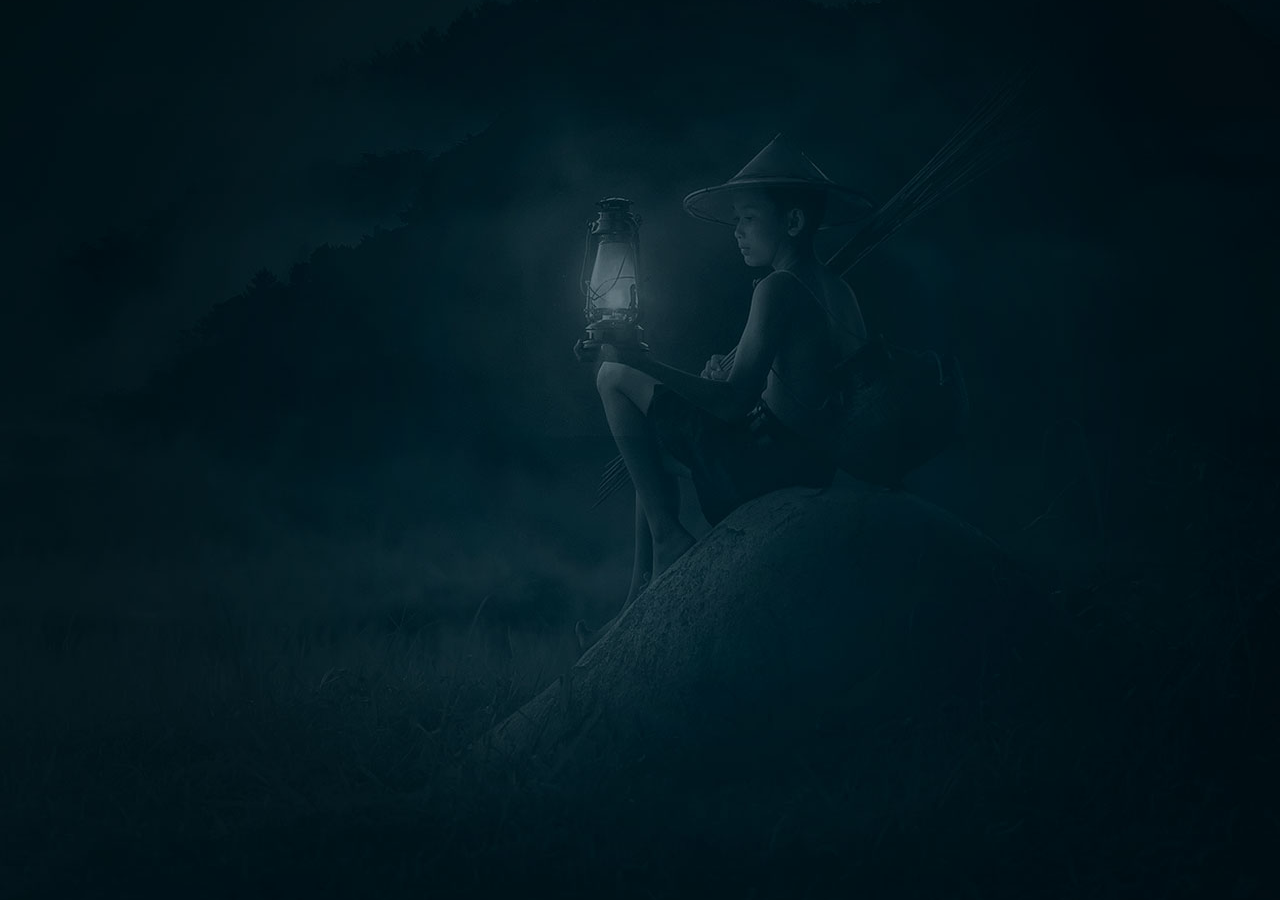
<file: index.html>
<!DOCTYPE html>
<html lang="ru">
    <head>
        <meta charset="UTF-8">
        <title>Welcome</title>
        <link rel="stylesheet" href="main.css">
    </head>
    <body>
        <div class="welcome">
            <div class="welcome__container">
                <a href="#" class="welcome__link">
                    <img src="images/welcome-logo.png" alt="Логотип" class="welcome__img">
                </a>
                <div class="welcome__description">
                    Открой для себя Азию
                </div>
                <div class="welcome__button">
                    <a href="main.html" class="welcome__button">
                        <button class="button">
                            Войти
                        </button>
                    </a>
                </div>
            </div>
        </div>
    </body>
</html>
</file>
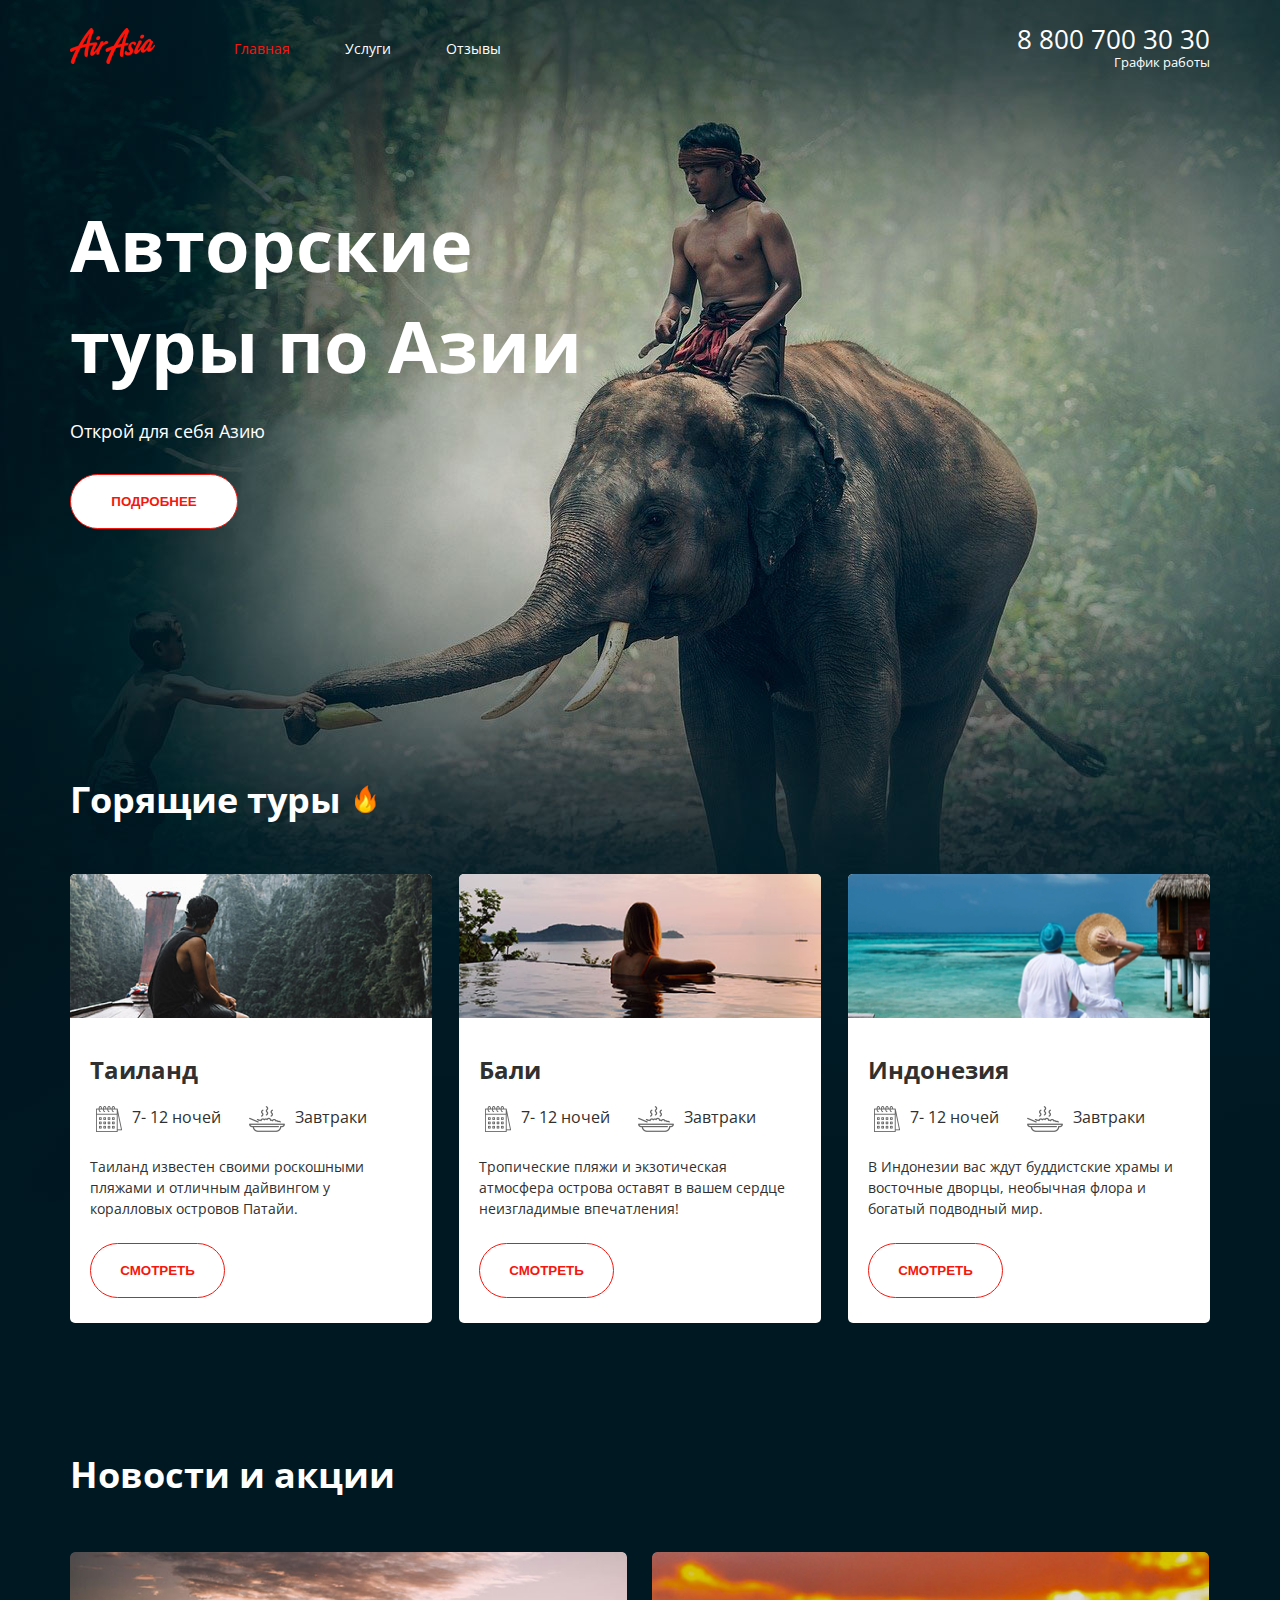
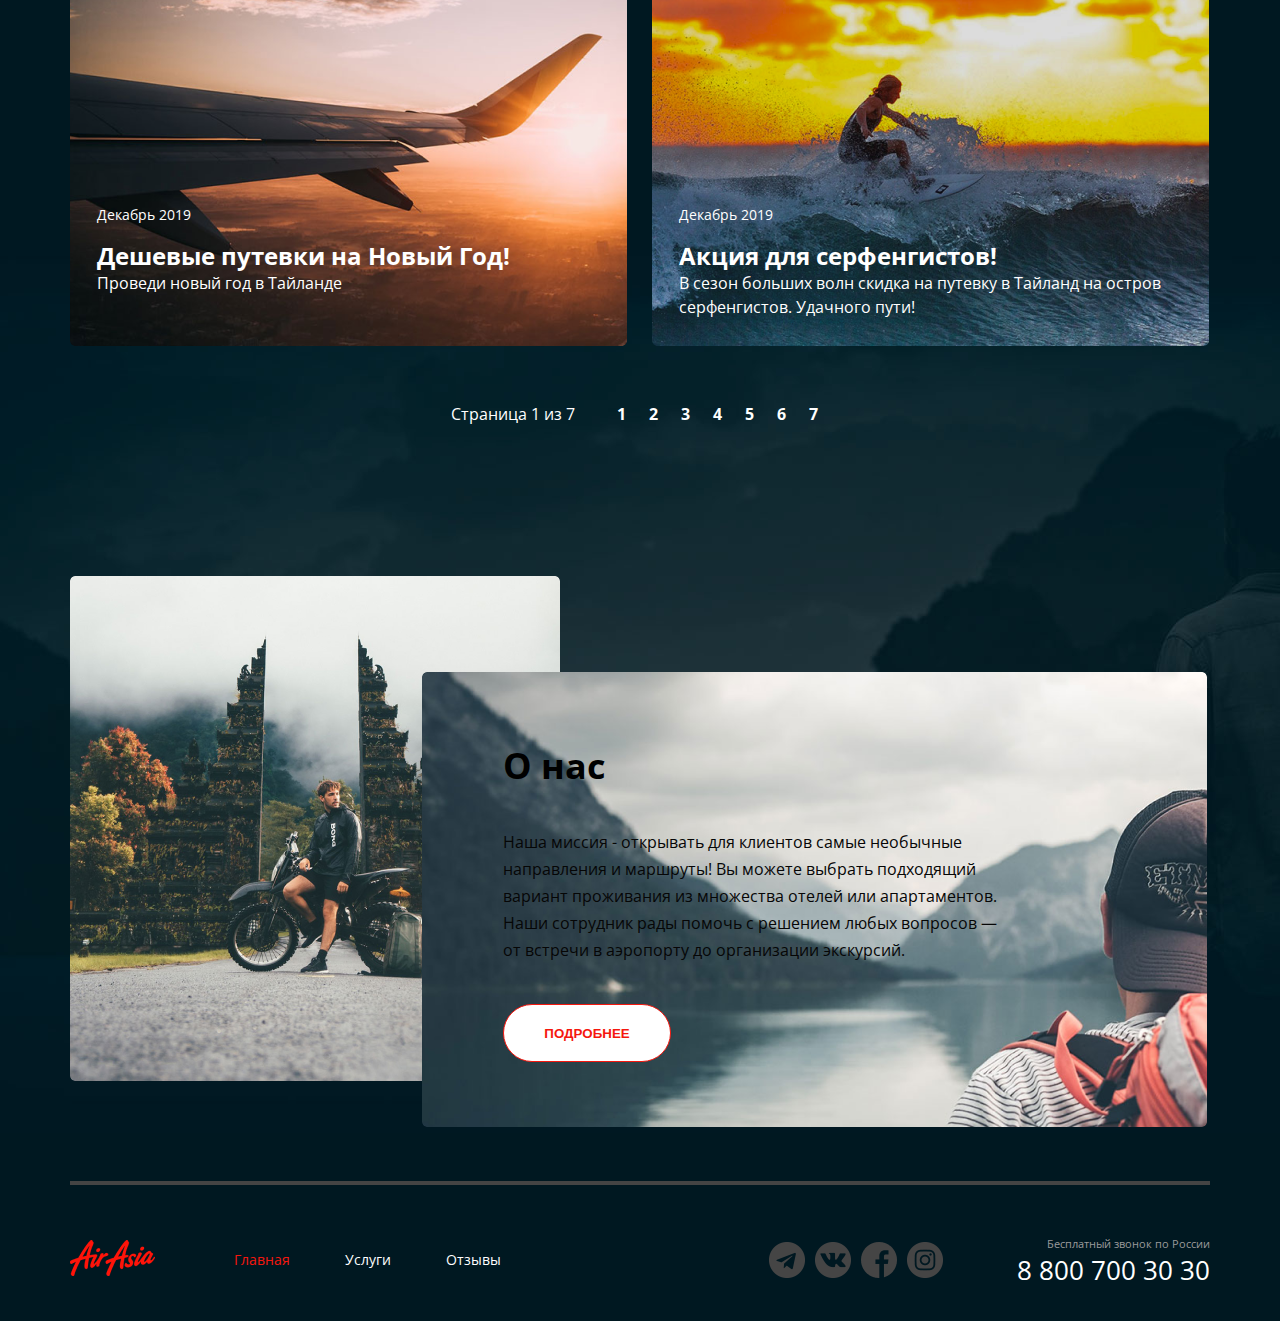
<file: main.html>
<!DOCTYPE html>
<html lang="ru">
    <head>
        <meta charset="UTF-8">
        <title>Air Asia</title>
        <link rel="stylesheet" href="main.css">
    </head>
    <body id="main-page">
        <div class="wrapper wrapper--main-page">
            <div class="container">
                <header class="header">
                    <div class="header__col">
                        <div class="logo">
                            <a href="index.html" class="logo__link">
                                <img src="images/logo.png" alt="Логотип" class="logo__img">
                            </a>
                        </div>
                        <nav class="menu">
                            <ul class="menu__list">
                                <li class="menu__item menu__item--active">
                                    <a href="main.html" class="menu__link">Главная</a>
                                </li>
                                <li class="menu__item">
                                    <a href="services.html" class="menu__link">Услуги</a>
                                </li>
                                <li class="menu__item">
                                    <a href="review.html" class="menu__link">Отзывы</a>
                                </li>
                            </ul>
                        </nav>
                    </div>
                    <div class="header__col header__col--align--right">
                        <address class="contacts">
                            <a href="tel:+78007003030" class="contacts__phone">
                                8 800 700 30 30
                            </a>
                            <div class="contacts__schedule">
                                <a href="#" class="contacts__schedule-text">
                                    График работы
                                </a>
                                <div class="contacts__dropdown">
                                    <p class="contacts__dropdown-days">
                                        пн-вс: 09:00 - 20:00
                                    </p>
                                    <p class="contacts__dropdown-dinner">
                                        Обед: 14:00-14:30
                                    </p>
                                </div>
                            </div>
                        </address>
                    </div>
                </header>
                <main class="main">
                    <div class="preview">
                        <h1 class="preview__title">
                            Авторские туры по Азии
                        </h1>
                        <div class="preview__text">
                            Открой для себя Азию
                        </div>
                        <div class="preview__button">
                            <button class="button">Подробнее</button>
                        </div>
                    </div>
                    <section class="hotsale">
                        <h2 class="hotsale__title">
                            Горящие туры
                        </h2>
                        <ul class="hotsale__list">
                            <li class="hotsale__item">
                                <img src="images/river.png" alt="Фото из Тайланда" class="hotsale__image">
                                <div class="hotsale__content">
                                    <h3 class="hotsale__subtitle">
                                        Таиланд
                                    </h3>
                                    <div class="hotsale__features">
                                        <div class="hotsale__features-item">
                                            <img src="images/calendar.png" alt="Иконка календарь" class="hotsale__features-icon">
                                            <div class="hotsale__features-text">
                                                7- 12 ночей
                                            </div>
                                        </div>
                                        <div class="hotsale__features-item">
                                            <img src="images/meal.png" alt="Иконка еда" class="hotsale__features-icon">
                                            <div class="hotsale__features-text ">
                                                Завтраки
                                            </div>
                                        </div>
                                    </div>
                                    <p class="hotsale__description">
                                        Таиланд известен своими роскошными пляжами и отличным дайвингом у коралловых островов Патайи.
                                    </p>
                                    <div class="hotsale__button">
                                        <button class="button">Смотреть</button>
                                    </div>
                                </div>
                            </li>
                            <li class="hotsale__item">
                                <img src="images/pool.png" alt="Фото с Бали" class="hotsale__image">
                                <div class="hotsale__content">
                                    <h3 class="hotsale__subtitle">
                                        Бали
                                    </h3>
                                    <div class="hotsale__features">
                                        <div class="hotsale__features-item">
                                            <img src="images/calendar.png" alt="Иконка календарь" class="hotsale__features-icon">
                                            <div class="hotsale__features-text">
                                                7- 12 ночей
                                            </div>
                                        </div>
                                        <div class="hotsale__features-item">
                                            <img src="images/meal.png" alt="Иконка еда" class="hotsale__features-icon">
                                            <div class="hotsale__features-text ">
                                                Завтраки
                                            </div>
                                        </div>
                                    </div>
                                    <p class="hotsale__description">
                                        Тропические пляжи и экзотическая атмосфера острова оставят в вашем сердце неизгладимые впечатления!
                                    </p>
                                    <div class="hotsale__button">
                                        <button class="button">Смотреть</button>
                                    </div>
                                </div>
                            </li>
                            <li class="hotsale__item">
                                <img src="images/ocean.png" alt="Фото из Индонезии" class="hotsale__image">
                                <div class="hotsale__content">
                                    <h3 class="hotsale__subtitle">
                                        Индонезия
                                    </h3>
                                    <div class="hotsale__features">
                                        <div class="hotsale__features-item">
                                            <img src="images/calendar.png" alt="Иконка календарь" class="hotsale__features-icon">
                                            <div class="hotsale__features-text">
                                                7- 12 ночей
                                            </div>
                                        </div>
                                        <div class="hotsale__features-item">
                                            <img src="images/meal.png" alt="Иконка еда" class="hotsale__features-icon">
                                            <div class="hotsale__features-text ">
                                                Завтраки
                                            </div>
                                        </div>
                                    </div>
                                    <p class="hotsale__description">
                                        В Индонезии вас ждут буддистские храмы и восточные дворцы, необычная флора и богатый подводный мир.
                                    </p>
                                    <div class="hotsale__button">
                                        <button class="button">Смотреть</button>
                                    </div>
                                </div>
                            </li>
                        </ul>
                    </section>
                    <div class="news">
                        <h2 class="news__title">
                            Новости и акции
                        </h2>
                        <ul class="news__list">
                            <li class="news__item news__item--plain">
                                <div class="news__content">
                                    <div class="news__date">
                                        <span class="news__date-month">Декабрь</span>
                                        <span class="news__date-year">2019</span>
                                    </div>
                                    <h3 class="news__subtitle">
                                        Дешевые путевки на Новый Год!  
                                    </h3>
                                    <div class="news__info">
                                        Проведи новый год в Тайланде
                                    </div>
                                </div>
                            </li>
                            <li class="news__item news__item--surfer">
                                <div class="news__content">
                                    <div class="news__date">
                                        <span class="news__date-month">Декабрь</span>
                                        <span class="news__date-year">2019</span>
                                    </div>
                                    <h3 class="news__subtitle">
                                        Акция для серфенгистов!  
                                    </h3>
                                    <div class="news__info">
                                        В сезон больших волн скидка на путевку в Тайланд на остров серфенгистов. Удачного пути!
                                    </div>
                                </div>
                            </li>
                        </ul>
                        <div class="paginator">
                            <div class="paginator__display">
                                Страница <span class="paginator__display-current">1</span>
                                из <span class="paginator__display-all">7</span>
                            </div>
                            <ul class="paginator__list">
                                <li class="paginator__item">
                                    <a href="#" class="paginator__link">1</a>
                                </li>
                                <li class="paginator__item">
                                    <a href="#" class="paginator__link">2</a>
                                </li>
                                <li class="paginator__item">
                                    <a href="#" class="paginator__link">3</a>
                                </li>
                                <li class="paginator__item">
                                    <a href="#" class="paginator__link">4</a>
                                </li>
                                <li class="paginator__item">
                                    <a href="#" class="paginator__link">5</a>
                                </li>
                                <li class="paginator__item">
                                    <a href="#" class="paginator__link">6</a>
                                </li>
                                <li class="paginator__item">
                                    <a href="#" class="paginator__link">7</a>
                                </li>
                            </ul>
                        </div>
                    </div>
                    <div class="about">
                        <img src="images/gates.png" alt="Фото ворота" class="about__photo">
                        <div class="about__card">
                            <h2 class="about__title">
                                О нас
                            </h2>
                            <div class="about__info">
                                Наша миссия - открывать для клиентов самые необычные направления и маршруты! Вы можете выбрать подходящий вариант проживания из множества отелей или апартаментов. Наши сотрудник рады помочь с решением любых вопросов — от встречи в аэропорту до организации экскурсий.
                            </div>
                            <div class="about__button">
                                <button class="button">Подробнее</button>
                            </div>
                        </div>
                    </div>
                </main>
                <footer class="footer footer--main-page">
                    <div class="footer__col">
                        <div class="logo">
                            <a href="index.html" class="logo__link">
                                <img src="images/logo.png" alt="Логотип" class="logo__img">
                            </a>
                        </div>
                        <nav class="menu">
                            <ul class="menu__list">
                                <li class="menu__item menu__item--active">
                                    <a href="main.html" class="menu__link">Главная</a>
                                </li>
                                <li class="menu__item">
                                    <a href="services.html" class="menu__link">Услуги</a>
                                </li>
                                <li class="menu__item">
                                    <a href="review.html" class="menu__link">Отзывы</a>
                                </li>
                            </ul>
                        </nav>
                    </div>
                    <div class="footer__col footer__col--align--right">
                        <ul class="socials">
                            <li class="socials__item socials__item--telegram">
                                <a href="#" class="socials__link"></a>
                            </li>
                            <li class="socials__item socials__item--vk">
                                <a href="#" class="socials__link"></a>
                            </li>
                            <li class="socials__item socials__item--facebook">
                                <a href="#" class="socials__link"></a>
                            </li>
                            <li class="socials__item socials__item--instagram">
                                <a href="#" class="socials__link"></a>
                            </li>
                        </ul>
                        <address class="contacts">
                            <div class="contacts__text">
                                Бесплатный звонок по России
                            </div>
                            <a href="tel:+78007003030" class="contacts__phone">
                                8 800 700 30 30
                            </a>
                        </address>
                    </div>
                </footer>
            </div>
        </div>
    </body>
</html>
</file>
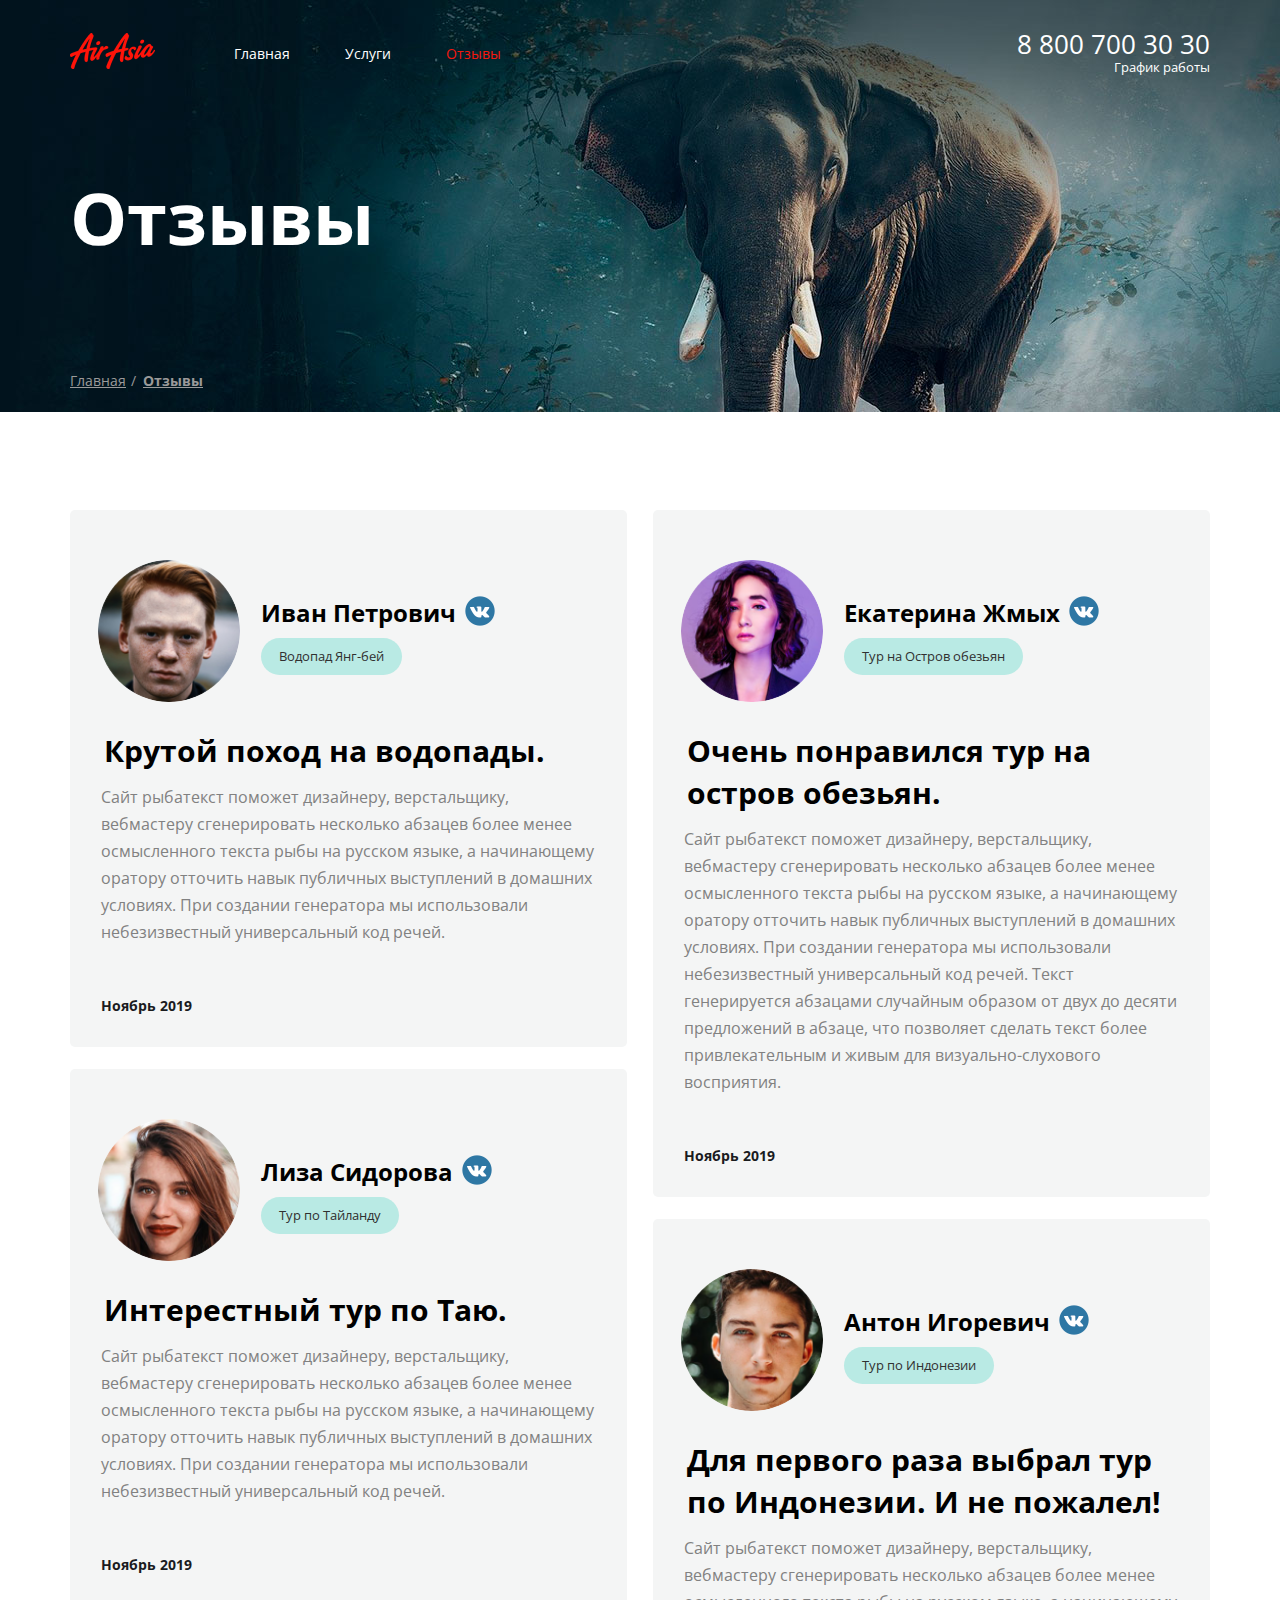
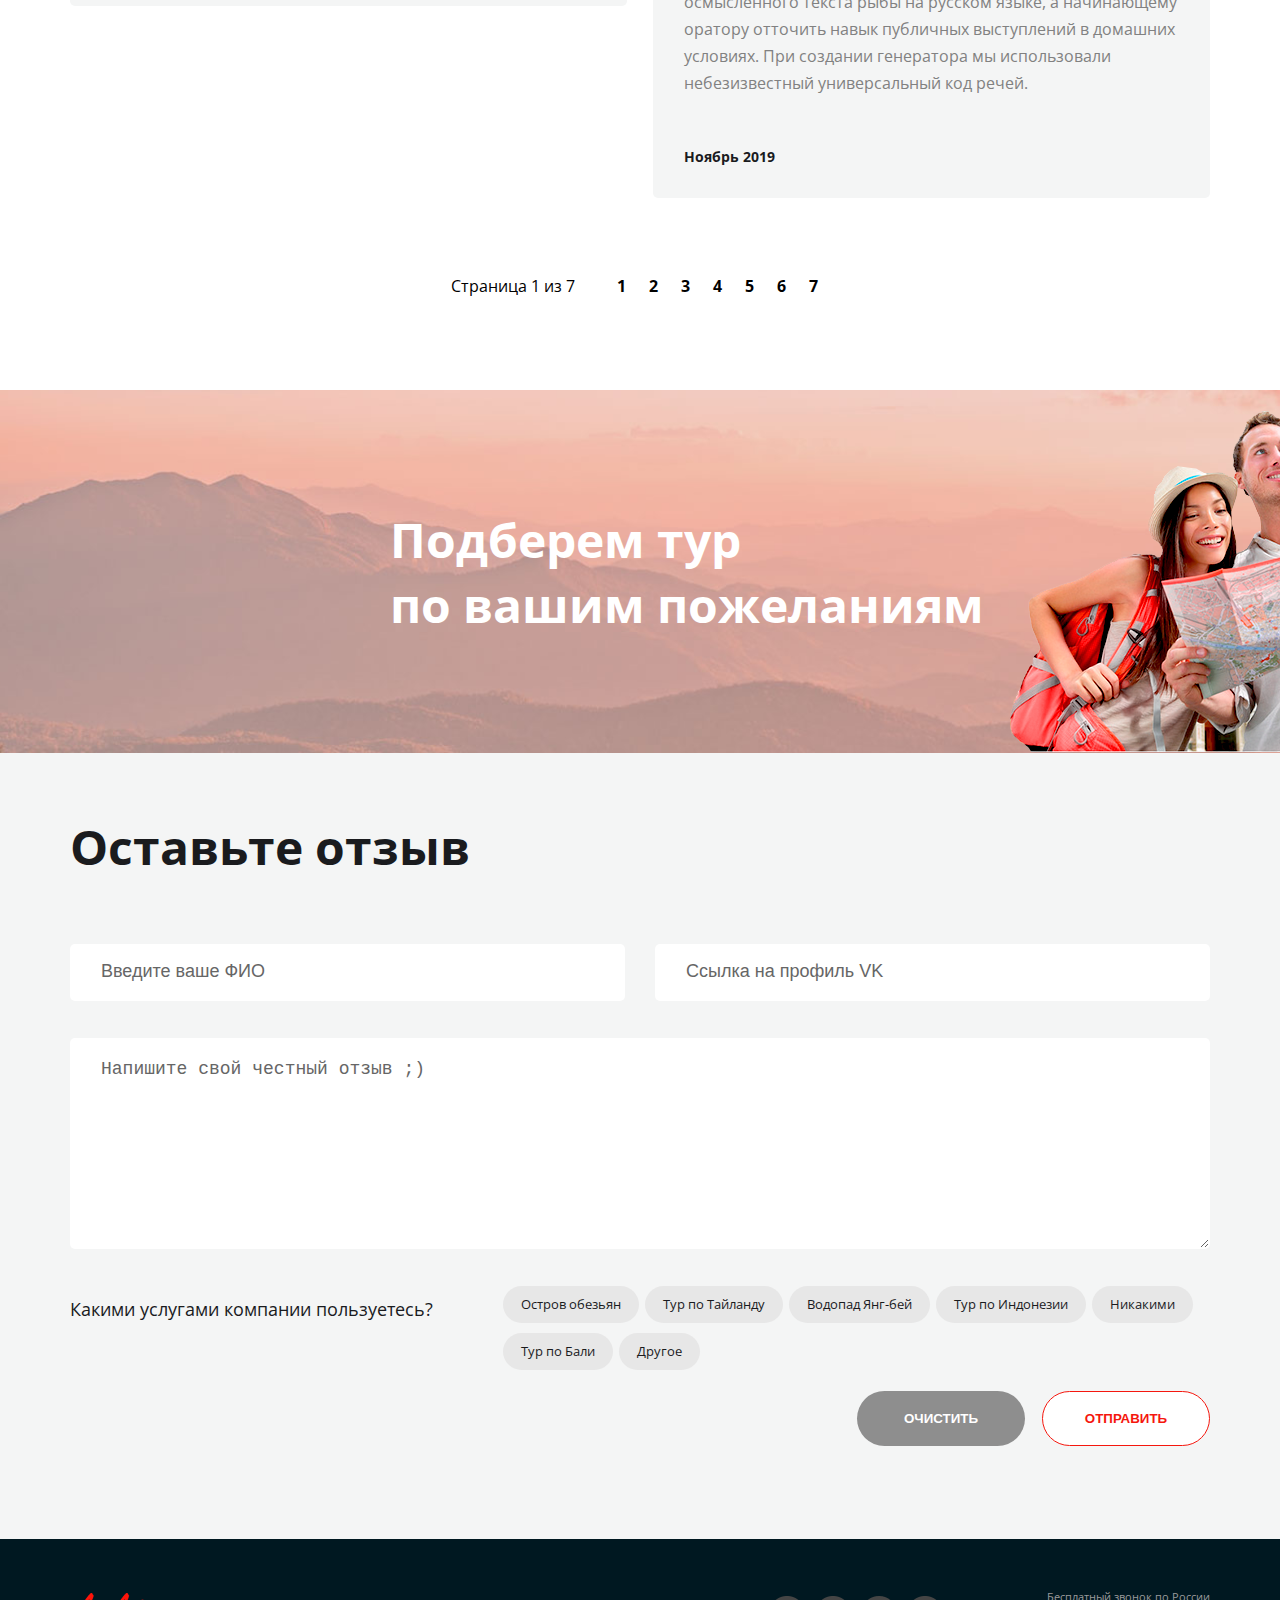
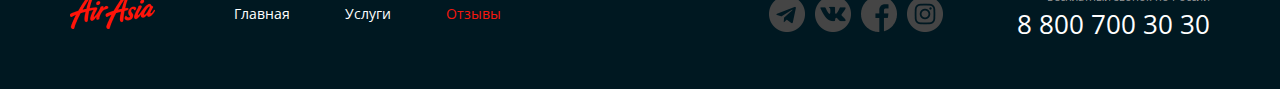
<file: review.html>
<!DOCTYPE html>
<html lang="en">
<head>
    <meta charset="UTF-8">
    <title>Review</title>
    <link rel="stylesheet" href="main.css">
</head>
<body>
    <div class="wrapper">
        <div class="wide-header">
            <div class="container">
                <header class="header header--wide-header">
                    <div class="header__col">
                        <div class="logo">
                            <a href="index.html" class="logo__link">
                                <img src="images/logo.png" alt="Логотип" class="logo__img">
                            </a>
                        </div>
                        <nav class="menu">
                            <ul class="menu__list">
                                <li class="menu__item">
                                    <a href="main.html" class="menu__link">Главная</a>
                                </li>
                                <li class="menu__item">
                                    <a href="services.html" class="menu__link">Услуги</a>
                                </li>
                                <li class="menu__item menu__item--active">
                                    <a href="review.html" class="menu__link">Отзывы</a>
                                </li>
                            </ul>
                        </nav>
                    </div>
                    <div class="header__col header__col--align--right">
                        <address class="contacts">
                            <a href="tel:+78007003030" class="contacts__phone">
                                8 800 700 30 30
                            </a>
                            <div class="contacts__schedule">
                                <a href="#" class="contacts__schedule-text">
                                    График работы
                                </a>
                                <div class="contacts__dropdown">
                                    <p class="contacts__dropdown-days">
                                        пн-вс: 09:00 - 20:00
                                    </p>
                                    <p class="contacts__dropdown-dinner">
                                        Обед: 14:00-14:30
                                    </p>
                                </div>
                            </div>
                        </address>
                    </div>
                </header>
                <h1 class="wide-header__title">Отзывы</h1>
                <nav class="breadcrumbs">
                    <ul class="breadcrumbs__list">
                        <li class="breadcrumbs__item">
                            <a href="main.html" class="breadcrumbs__link">
                                Главная
                            </a>
                        </li>
                        <li class="breadcrumbs__item breadcrumbs__item--active">
                            <a href="review.html" class="breadcrumbs__link">
                                Отзывы
                            </a>
                        </li>
                    </ul>
                </nav>
            </div>
        </div>    
        <main class="review">
            <div class="container">
                <ul class="review__list">
                    <li class="review__item">
                        <div class="review__header">
                            <div class="review__photo">
                                <div class="avatar">
                                    <img src="images/person1.png" alt="Фото" class="avatar__image">
                                </div>
                            </div>
                            <div class="review__userdata">
                                <h3 class="review__username">
                                    <a href="#" class="review__userlink">
                                        Иван Петрович
                                    </a>
                                </h3>
                                <div class="review__tag tag">
                                    Водопад Янг-бей
                                </div>
                            </div>
                        </div> 
                        <div class="review__content">
                            <h2 class="review__title">
                                Крутой поход на водопады.
                            </h2>
                            <div class="review__text">
                                Сайт рыбатекст поможет дизайнеру, верстальщику, вебмастеру сгенерировать несколько абзацев более менее осмысленного текста рыбы на русском языке, а начинающему оратору отточить навык публичных выступлений в домашних условиях. При создании генератора мы использовали небезизвестный универсальный код речей.
                            </div>
                            <time class="review__date">
                                Ноябрь 2019
                            </time>
                        </div>
                    </li>
                    <li class="review__item">
                        <div class="review__header">
                            <div class="review__photo">
                                <div class="avatar">
                                    <img src="images/person2.png" alt="Фото" class="avatar__image">
                                </div>
                            </div>
                            <div class="review__userdata">
                                <h3 class="review__username">
                                    <a href="#" class="review__userlink">
                                        Лиза Сидорова
                                    </a>
                                </h3>
                                <div class="review__tag tag">
                                    Тур по Тайланду
                                </div>
                            </div>
                        </div> 
                        <div class="review__content">
                            <h2 class="review__title">
                                Интерестный тур по Таю.
                            </h2>
                            <div class="review__text">
                                Сайт рыбатекст поможет дизайнеру, верстальщику, вебмастеру сгенерировать несколько абзацев более менее осмысленного текста рыбы на русском языке, а начинающему оратору отточить навык публичных выступлений в домашних условиях. При создании генератора мы использовали небезизвестный универсальный код речей.
                            </div>
                            <time class="review__date">
                                Ноябрь 2019
                            </time>
                        </div>
                    </li>
                    <li class="review__item">
                        <div class="review__header">
                            <div class="review__photo">
                                <div class="avatar">
                                    <img src="images/person3.png" alt="Фото" class="avatar__image">
                                </div>
                            </div>
                            <div class="review__userdata">
                                <h3 class="review__username">
                                    <a href="#" class="review__userlink">
                                        Екатерина Жмых
                                    </a>
                                </h3>
                                <div class="review__tag tag">
                                    Тур на Остров обезьян
                                </div>
                            </div>
                        </div> 
                        <div class="review__content">
                            <h2 class="review__title">
                                Очень понравился тур на остров обезьян.
                            </h2>
                            <div class="review__text">
                                Сайт рыбатекст поможет дизайнеру, верстальщику, вебмастеру сгенерировать несколько абзацев более менее осмысленного текста рыбы на русском языке, а начинающему оратору отточить навык публичных выступлений в домашних условиях. При создании генератора мы использовали небезизвестный универсальный код речей. Текст генерируется абзацами случайным образом от двух до десяти предложений в абзаце, что позволяет сделать текст более привлекательным и живым для визуально-слухового восприятия.
                            </div>
                            <time class="review__date">
                                Ноябрь 2019
                            </time>
                        </div>
                    </li>
                    <li class="review__item">
                        <div class="review__header">
                            <div class="review__photo">
                                <div class="avatar">
                                    <img src="images/person4.png" alt="Фото" class="avatar__image">
                                </div>
                            </div>
                            <div class="review__userdata">
                                <h3 class="review__username">
                                    <a href="#" class="review__userlink">
                                        Антон Игоревич
                                    </a>
                                </h3>
                                <div class="review__tag tag">
                                    Тур по Индонезии
                                </div>
                            </div>
                        </div> 
                        <div class="review__content">
                            <h2 class="review__title">
                                Для первого раза выбрал тур по Индонезии. И не пожалел!
                            </h2>
                            <div class="review__text">
                                Сайт рыбатекст поможет дизайнеру, верстальщику, вебмастеру сгенерировать несколько абзацев более менее осмысленного текста рыбы на русском языке, а начинающему оратору отточить навык публичных выступлений в домашних условиях. При создании генератора мы использовали небезизвестный универсальный код речей.
                            </div>
                            <time class="review__date">
                                Ноябрь 2019
                            </time>
                        </div>
                    </li>
                </ul>
                <div class="paginator paginator--review">
                    <div class="paginator__display">
                        Страница <span class="paginator__display-current">1</span>
                        из <span class="paginator__display-all">7</span>
                    </div>
                    <ul class="paginator__list">
                        <li class="paginator__item paginator__item--trip">
                            <a href="#" class="paginator__link">1</a>
                        </li>
                        <li class="paginator__item paginator__item--trip">
                            <a href="#" class="paginator__link">2</a>
                        </li>
                        <li class="paginator__item paginator__item--trip">
                            <a href="#" class="paginator__link">3</a>
                        </li>
                        <li class="paginator__item paginator__item--trip">
                            <a href="#" class="paginator__link">4</a>
                        </li>
                        <li class="paginator__item paginator__item--trip">
                            <a href="#" class="paginator__link">5</a>
                        </li>
                        <li class="paginator__item paginator__item--trip">
                            <a href="#" class="paginator__link">6</a>
                        </li>
                        <li class="paginator__item paginator__item--trip">
                            <a href="#" class="paginator__link">7</a>
                        </li>
                    </ul>
                </div>
            </div>
        </main>
        <div class="advert">
            <div class="container">
                <h2 class="advert__title">
                    Подберем тур <br>по вашим пожеланиям
                </h2>
            </div>
        </div>
        <div class="form">
            <div class="container">
                <h2 class="form__title">
                    Оставьте отзыв
                </h2>
                <form class="form__fill">
                    <div class="form__row">
                        <input type="text" class="form__input" placeholder="Введите ваше ФИО">
                        <input type="text" class="form__input" placeholder="Ссылка на профиль VK">
                    </div>
                    <div class="form__row">
                        <textarea class="form__input form__input--textarea" placeholder="Напишите свой честный отзыв ;)"></textarea>
                    </div>
                    <div class="form__controls">
                        <div class="form__controls-title">
                            Какими услугами компании пользуетесь?
                        </div>
                        <ul class="form__controls-list">
                            <li class="form__controls-item">
                                <label class="controls__elem">
                                    <input type="checkbox" class="controls__checkbox">
                                    <div class="controls__tag tag">
                                        Остров обезьян
                                    </div>
                                </label>
                            </li>
                            <li class="form__controls-item">
                                <label class="controls__elem">
                                    <input type="checkbox" class="controls__checkbox">
                                    <div class="controls__tag tag">
                                        Тур по Тайланду
                                    </div>
                                </label>
                            </li>
                            <li class="form__controls-item">
                                <label class="controls__elem">
                                    <input type="checkbox" class="controls__checkbox">
                                    <div class="controls__tag tag">
                                        Водопад Янг-бей
                                    </div>
                                </label>
                            </li>
                            <li class="form__controls-item">
                                <label class="controls__elem">
                                    <input type="checkbox" class="controls__checkbox">
                                    <div class="controls__tag tag">
                                        Тур по Индонезии
                                    </div>
                                </label>
                            </li>
                            <li class="form__controls-item">
                                <label class="controls__elem">
                                    <input type="checkbox" class="controls__checkbox">
                                    <div class="controls__tag tag">
                                        Никакими
                                    </div>
                                </label>
                            </li>
                            <li class="form__controls-item">
                                <label class="controls__elem">
                                    <input type="checkbox" class="controls__checkbox">
                                    <div class="controls__tag tag">
                                        Тур по Бали
                                    </div>
                                </label>
                            </li>
                            <li class="form__controls-item">
                                <label class="controls__elem">
                                    <input type="checkbox" class="controls__checkbox">
                                    <div class="controls__tag tag">
                                        Другое
                                    </div>
                                </label>
                            </li>
                        </ul>
                    </div>
                    <div class="form__button">
                        <button type="reset" class="button button--reset">Очистить</button>
                        <button type="submit" class="button button--submit">Отправить</button>
                    </div>
                </form>
            </div>
        </div>
        <footer class="footer footer--review">
            <div class="container container--footer">
                <div class="footer__col">
                    <div class="logo">
                        <a href="index.html" class="logo__link">
                            <img src="images/logo.png" alt="Логотип" class="logo__img">
                        </a>
                    </div>
                    <nav class="menu">
                        <ul class="menu__list">
                            <li class="menu__item">
                                <a href="main.html" class="menu__link">Главная</a>
                            </li>
                            <li class="menu__item">
                                <a href="services.html" class="menu__link">Услуги</a>
                            </li>
                            <li class="menu__item menu__item--active">
                                <a href="review.html" class="menu__link">Отзывы</a>
                            </li>
                        </ul>
                    </nav>
                </div>
                <div class="footer__col footer__col--align--right">
                    <ul class="socials">
                        <li class="socials__item socials__item--telegram">
                            <a href="#" class="socials__link"></a>
                        </li>
                        <li class="socials__item socials__item--vk">
                            <a href="#" class="socials__link"></a>
                        </li>
                        <li class="socials__item socials__item--facebook">
                            <a href="#" class="socials__link"></a>
                        </li>
                        <li class="socials__item socials__item--instagram">
                            <a href="#" class="socials__link"></a>
                        </li>
                    </ul>
                    <address class="contacts">
                        <div class="contacts__text">
                            Бесплатный звонок по России
                        </div>
                        <a href="tel:+78007003030" class="contacts__phone">
                            8 800 700 30 30
                        </a>
                    </address>
                </div>
            </div>
        </footer>
    </div>
</body>
</html>
</file>
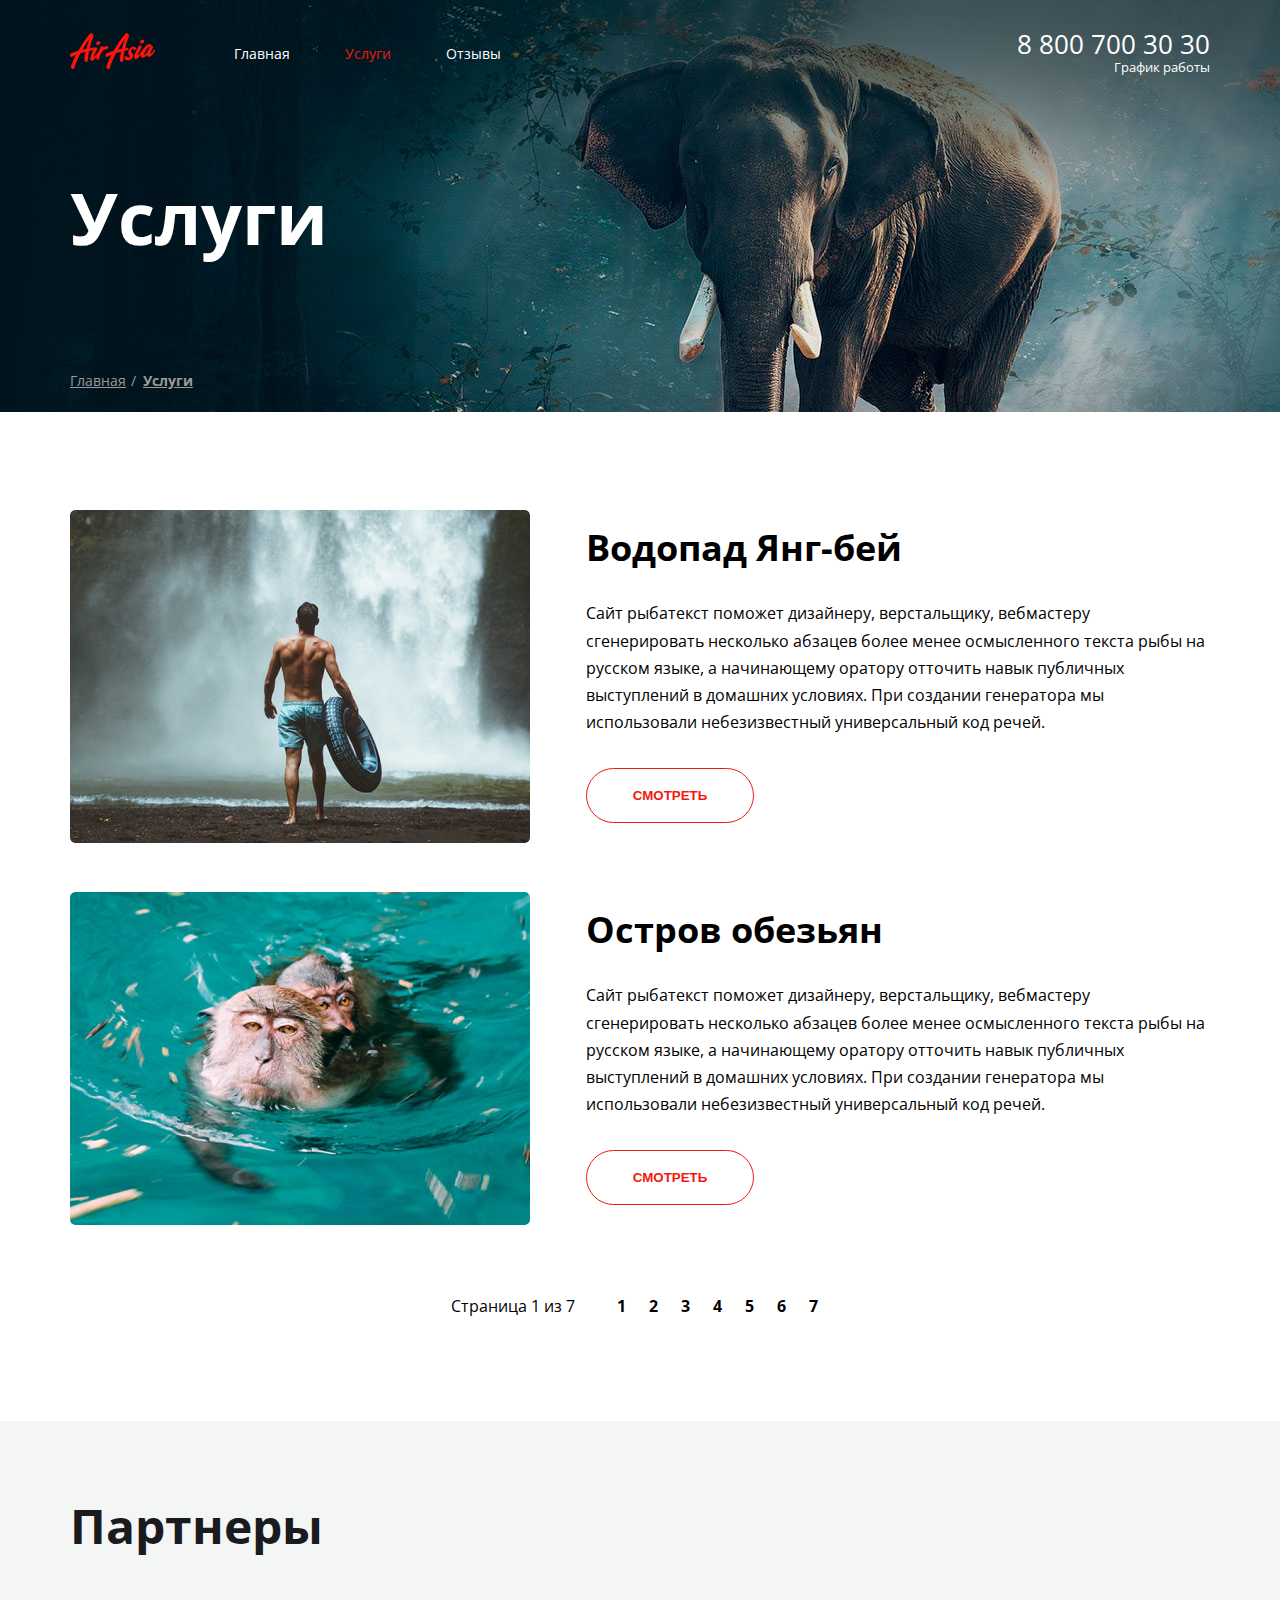
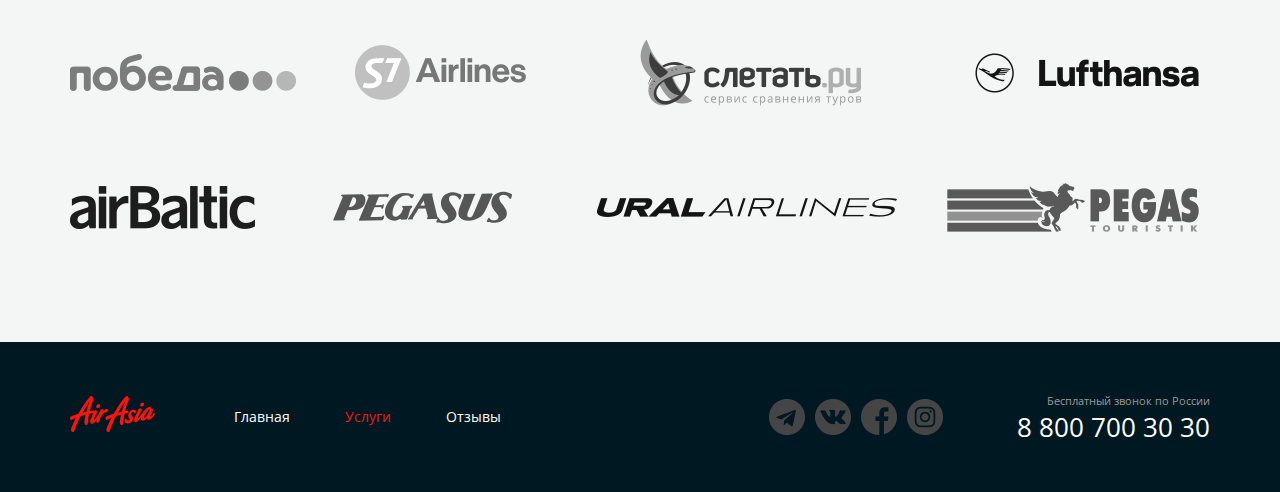
<file: services.html>
<!DOCTYPE html>
<html lang="ru">
    <head>
        <meta charset="UTF-8">
        <title>Our services</title>
        <link rel="stylesheet" href="main.css">
    </head>
    <body>
        <div class="wrapper">
            <div class="wide-header">
                <div class="container">
                    <header class="header header--wide-header">
                        <div class="header__col">
                            <div class="logo">
                                <a href="index.html" class="logo__link">
                                    <img src="images/logo.png" alt="Логотип" class="logo__img">
                                </a>
                            </div>
                            <nav class="menu">
                                <ul class="menu__list">
                                    <li class="menu__item">
                                        <a href="main.html" class="menu__link">Главная</a>
                                    </li>
                                    <li class="menu__item menu__item--active">
                                        <a href="services.html" class="menu__link">Услуги</a>
                                    </li>
                                    <li class="menu__item">
                                        <a href="review.html" class="menu__link">Отзывы</a>
                                    </li>
                                </ul>
                            </nav>
                        </div>
                        <div class="header__col header__col--align--right">
                            <address class="contacts">
                                <a href="tel:+78007003030" class="contacts__phone">
                                    8 800 700 30 30
                                </a>
                                <div class="contacts__schedule">
                                    <a href="#" class="contacts__schedule-text">
                                        График работы
                                    </a>
                                    <div class="contacts__dropdown">
                                    <p class="contacts__dropdown-days">
                                        пн-вс: 09:00 - 20:00
                                    </p>
                                    <p class="contacts__dropdown-dinner">
                                        Обед: 14:00-14:30
                                    </p>
                                </div>
                                </div>
                            </address>
                        </div>
                    </header>
                    <h1 class="wide-header__title">Услуги</h1>
                    <nav class="breadcrumbs">
                        <ul class="breadcrumbs__list">
                            <li class="breadcrumbs__item">
                                <a href="main.html" class="breadcrumbs__link">
                                    Главная
                                </a>
                            </li>
                            <li class="breadcrumbs__item breadcrumbs__item--active">
                                <a href="services.html" class="breadcrumbs__link">
                                    Услуги
                                </a>
                            </li>
                        </ul>
                    </nav>
                </div>
            </div>
            <div class="trip">
                <div class="container">
                    <ul class="trip__list">
                        <li class="trip__item">
                            <img src="images/waterfall.png" alt="Водопад" class="trip__image">
                            <div class="trip__content">
                                <h3 class="trip__subtitle">
                                    Водопад Янг-бей
                                </h3>
                                <p class="trip__info">
                                    Сайт рыбатекст поможет дизайнеру, верстальщику, вебмастеру сгенерировать несколько абзацев более менее осмысленного текста рыбы на русском языке, а начинающему оратору отточить навык публичных выступлений в домашних условиях. При создании генератора мы использовали небезизвестный универсальный код речей. 
                                </p>
                                <div class="trip__button">
                                    <button class="button">Смотреть</button>
                                </div>
                            </div>
                        </li>
                        <li class="trip__item">
                            <img src="images/monkeys.png" alt="Обезьяны" class="trip__image">
                            <div class="trip__content">
                                <h3 class="trip__subtitle">
                                    Остров обезьян
                                </h3>
                                <p class="trip__info">
                                    Сайт рыбатекст поможет дизайнеру, верстальщику, вебмастеру сгенерировать несколько абзацев более менее осмысленного текста рыбы на русском языке, а начинающему оратору отточить навык публичных выступлений в домашних условиях. При создании генератора мы использовали небезизвестный универсальный код речей.
                                </p>
                                <div class="trip__button">
                                    <button class="button">Смотреть</button>
                                </div>
                            </div>
                        </li>
                    </ul>
                    <div class="paginator">
                        <div class="paginator__display">
                            Страница <span class="paginator__display-current">1</span>
                            из <span class="paginator__display-all">7</span>
                        </div>
                        <ul class="paginator__list">
                            <li class="paginator__item paginator__item--trip">
                                <a href="#" class="paginator__link">1</a>
                            </li>
                            <li class="paginator__item paginator__item--trip">
                                <a href="#" class="paginator__link">2</a>
                            </li>
                            <li class="paginator__item paginator__item--trip">
                                <a href="#" class="paginator__link">3</a>
                            </li>
                            <li class="paginator__item paginator__item--trip">
                                <a href="#" class="paginator__link">4</a>
                            </li>
                            <li class="paginator__item paginator__item--trip">
                                <a href="#" class="paginator__link">5</a>
                            </li>
                            <li class="paginator__item paginator__item--trip">
                                <a href="#" class="paginator__link">6</a>
                            </li>
                            <li class="paginator__item paginator__item--trip">
                                <a href="#" class="paginator__link">7</a>
                            </li>
                        </ul>
                    </div>
                </div>
            </div>
            <div class="partners">
                <div class="container">
                    <h2 class="partners__title">Партнеры</h2>
                    <ul class="partners__list">
                        <li class="partners__item">
                            <a href="#" class="partners__link">
                                <img src="images/pobeda.png" alt="Победа" class="partners__image">
                            </a>
                        </li>
                        <li class="partners__item">
                            <a href="#" class="partners__link">
                                <img src="images/s7.png" alt="Сибирь" class="partners__image">
                            </a>
                        </li>
                        <li class="partners__item">
                            <a href="#" class="partners__link">
                                <img src="images/lets-fly.png" alt="Слетать" class="partners__image">
                            </a>
                        </li>
                        <li class="partners__item">
                            <a href="#" class="partners__link">
                                <img src="images/lufthansa.png" alt="Lufthansa" class="partners__image">
                            </a>
                        </li>
                        <li class="partners__item">
                            <a href="#" class="partners__link">
                                <img src="images/airbaltic.png" alt="AirBaltic" class="partners__image">
                            </a>
                        </li>
                        <li class="partners__item">
                            <a href="#" class="partners__link">
                                <img src="images/pegasus.png" alt="Pegasus" class="partners__image">
                            </a>
                        </li>
                        <li class="partners__item">
                            <a href="#" class="partners__link">
                                <img src="images/ural.png" alt="Урал" class="partners__image">
                            </a>
                        </li>
                        <li class="partners__item">
                            <a href="#" class="partners__link">
                                <img src="images/pegas.png" alt="Pegas" class="partners__image">
                            </a>
                        </li>
                    </ul>
                </div>
            </div>
            <footer class="footer footer--services">
                <div class="container container--footer">
                    <div class="footer__col">
                        <div class="logo">
                            <a href="index.html" class="logo__link">
                                <img src="images/logo.png" alt="Логотип" class="logo__img">
                            </a>
                        </div>
                        <nav class="menu">
                            <ul class="menu__list">
                                <li class="menu__item">
                                    <a href="main.html" class="menu__link">Главная</a>
                                </li>
                                <li class="menu__item menu__item--active">
                                    <a href="services.html" class="menu__link">Услуги</a>
                                </li>
                                <li class="menu__item">
                                    <a href="review.html" class="menu__link">Отзывы</a>
                                </li>
                            </ul>
                        </nav>
                    </div>
                    <div class="footer__col footer__col--align--right">
                        <ul class="socials">
                            <li class="socials__item socials__item--telegram">
                                <a href="#" class="socials__link"></a>
                            </li>
                            <li class="socials__item socials__item--vk">
                                <a href="#" class="socials__link"></a>
                            </li>
                            <li class="socials__item socials__item--facebook">
                                <a href="#" class="socials__link"></a>
                            </li>
                            <li class="socials__item socials__item--instagram">
                                <a href="#" class="socials__link"></a>
                            </li>
                        </ul>
                        <address class="contacts">
                            <div class="contacts__text">
                                Бесплатный звонок по России
                            </div>
                            <a href="tel:+78007003030" class="contacts__phone">
                                8 800 700 30 30
                            </a>
                        </address>
                    </div>
                </div>
            </footer>
        </div>
    </body>
</html>
</file>
<file: main.css>
@import url('https://fonts.googleapis.com/css2?family=Open+Sans:ital,wght@0,400;0,700;1,400&display=swap');

* {
    box-sizing: border-box;
}

html, body  {
    height: 100%;
    width: 100%;
}

body {
    margin: 0;
}

.wrapper {
    width: 100%;
    min-height: 100%;
    overflow-x: hidden;
}

ul, li {
    padding: 0;
    margin: 0;
    list-style: none;
}

button {
    background: transparent;
    padding: 0;
    outline: none;
    border: 1px solid transparent;
}

p, h1, h2, h3 {
    margin: 0;
}

body {
    font-family: 'Open Sans', Helvetica, sans-serif;
    font-weight: 400;
    font-size: 14px;
    line-height: 1.4;
    color: #fff;
    -webkit-font-smoothing: antialiased;
    -moz-osx-font-smoothing: grayscale;
}

#main-page {
    background: #001821;
}

a {
    color: inherit;
    text-decoration: none;
}

.wrapper--main-page {
    background: url(images/bg1.png) center top no-repeat, url(images/bg2.png) center bottom 188px no-repeat;
}

.container {
    margin: 0 auto;
    width: 1140px;
}

.wide-header{
    background: #01131d url(images/bg_services.png) center top no-repeat;
    height: 412px;
    margin-bottom: 98px;
}

.header {
    display: flex;
    justify-content: space-between;
    align-items: center;
    padding-top: 26px;
    margin-bottom: 123px;
}

.header--wide-header {
    padding-top: 31px;
    margin-bottom: 91px;
}

.header__col {
    display: flex;
    align-items: center;
}

.header__col--align--right {
    justify-content: flex-end;
}

.logo {
    display: block;
    margin-right: 79px;
}

.menu__item {
    display: inline-flex;
    margin-right: 51px;
}

.menu__item:last-child {
    margin-right: 0;
}

.menu__link:hover,
.menu__item--active
{
    color: #F5170E;
}

.contacts {
    font-style: normal;
    font-size: 13px;
    text-align: right;
}

.contacts__phone {
    font-size: 26px;
    display: block;
    line-height: 27px;
}

.contacts__schedule {
    display: inline-block;
    position: relative;
    text-align: right;
}

.contacts__schedule:hover .contacts__dropdown {
    opacity: 0.8;
    transition: opacity .4s;
    right: 0px;
}

.contacts__dropdown {
    display: inline-block;

    position: absolute;
    background: #EDEDED;
    width: 160px;
    right: -9999px;
    top: 100%;
    padding: 19px;
    border-radius: 5px;
    opacity: 0;
    color: #1E1F20;
    font-size: 13px;
    line-height: 21px;
    text-align: left;
    margin-top: 20px;
}

.contacts__dropdown::before {
    content: "";
    display: inline-block;
    height: 30px;
    left: 0;
    right: 0;
    position: absolute;
    top: -29px;
}

.contacts__dropdown::after {
    content: "";
    display: inline-block;
    width: 20px;
    height: 20px;
    background: #EDEDED;
    transform: rotate(45deg);
    position: absolute;
    top: -10px;
    left: 98px;
}


.contacts__dropdown-days {
    font-weight: 700;
}

.wide-header__title {
    font-weight: 700;
    font-size: 72px;
    margin-bottom: 103px;
}

.breadcrumbs__item {
    display: inline-flex;
    margin-right: 3px;
    color: #9A9A9A;
}

.breadcrumbs__link {
    text-decoration: underline;
}

.breadcrumbs__item::after {
    margin-left: 5px;
    content: '/';
}

.breadcrumbs__item:last-child::after {
    display: none;
}

.breadcrumbs__item--active {
    font-weight: 700;
}

.preview {
    width: 45%;
    margin-bottom: 246px;
}

.preview__title {
    font-weight: 700;
    font-size: 72px;
    margin-bottom: 23px;
}

.preview__text {
    font-size: 18px;
    margin-bottom: 30px;
}

.button {
    color: #F5170E;
    background: #fff;
    font-weight: 700;
    text-transform: uppercase;
    border: 1px solid #F5170E;
    border-radius: 35px;
    padding: 0 10px;
    min-height: 55px;
}

.button:hover {
    color: #fff;
    background: #F5170E;
}

.preview__button > .button {
    min-width: 168px;
}

.hotsale {
    margin-bottom: 127px;
}

.hotsale__title {
    font-weight: 700;
    font-size: 36px;
    margin-bottom: 49px;
}

.hotsale__title::after {
    content: url(images/flame.png);
    margin-left: 5px;
}

.hotsale__list {
    display: flex;
}

.hotsale__item {
    width: 362px;
    background: #FFFFFF;
    border-radius: 5px;
    margin-right: 27px;
    display: flex;
    flex-direction: column;
}

.hotsale__item:last-child {
    margin-right: 0px;
}

.hotsale__image {
    margin-bottom: 15px;
}

.hotsale__content {
    padding: 20px;
    color: #303030;
    min-height: 290px;
}

.hotsale__subtitle {
    font-weight: 700;
    font-size: 24px;
    margin-bottom: 19px;
}

.hotsale__features {
    padding-left: 6px;
    margin-bottom: 24px;
    display: flex;
    justify-content: flex-start;
}

.hotsale__features-item:first-child {
    margin-right: 28px;
}

.hotsale__features-icon {
    display: inline-flex;
    justify-content: flex-start;
    margin-right: 6px;
    vertical-align: middle;
}

.hotsale__features-text {
    display: inline-flex;
    justify-content: flex-start;
    font-size: 16px;
}

.hotsale__description {
    line-height: 21px;
    margin-bottom: 24px;
}

.hotsale__button > .button {
    min-width: 135px;
}

.news {
    margin-bottom: 146px;
}

.news__title{
    font-weight: 700;
    font-size: 36px;
    margin-bottom: 51px;
}

.news__list {
    margin-bottom: 52px;
    display: flex;
}

.news__item {
    display: flex;
    flex-direction: column;
    justify-content: flex-end;
    width: 557px;
    height: 394px;
    border-radius: 5px;
    overflow: hidden;
    margin-right: 25px;
}

.news__item:last-child {
    margin-right: 0px;
}

.news__item--plain {
    background-image: url(images/plain.png);
}

.news__item--surfer {
    background-image: url(images/surfer.png);
}

.news__content {
    padding-left: 27px;
    min-height: 141px;
}

.news__date {
    margin-bottom: 16px;
}

.news__subtitle {
    font-weight: 700;
    font-size: 24px;
    line-height: 31px;
}

.news__info {
    font-size: 16px;
    line-height: 24px;
}

.paginator {
    display: flex;
    justify-content: center;
    font-size: 16px;
    align-items: center;
}

.paginator__display  {
    margin-right: 30px;
}

.paginator__list {
    display: flex;
    align-items: center;
}

.paginator__item {
    text-align: center;
    text-decoration: none;
    width: 32px;
    height: 32px;
    border-radius: 50%;
    font-weight: bold;
    line-height: 32px;
    background: transparent;
}

.paginator__item:hover {
    color: #F5170E;
    background-color: #fff;
    transition: background 0.4s;
}

.paginator__item--trip:hover {
    color: #fff;
    background-color: #F5170E;
    transition: background 0.4s;
}

.about {
    margin-bottom: 54px;
    display: flex;
    align-items: flex-start;
}

.about__photo {
    border-radius: 5px;
}

.about__card {
    background-image: url(images/mountains.png);
    width: 785px;
    height: 455px;
    border-radius: 5px;
    padding: 69px 81px 59px;
    margin-top: 96px;
    margin-left: -138px;
}

.about__title {
    font-weight: 700;
    font-size: 36px;
    color: #000000;
    margin-bottom: 38px;
}

.about__info {
    color: #060606;
    padding-right: 120px;
    font-size: 16px;
    line-height: 27px;
    min-height: 140px;
    margin-bottom: 35px;
}

.about__button > .button {
    min-width: 168px;
    min-height: 58px;
}

.footer {
    display: flex;
    justify-content: space-between;
    align-items: center;
    background-color: #001821;
}

.footer--main-page {
    border-top: 4px #444 solid;
    height: 140px;
    padding-top: 15px;
}

.footer--services {
    height: 150px;
}

.footer--review {
    height: 150px;
}

.container--footer {
    display: flex;
    justify-content: space-between;
    align-items: center;
}

.footer__col {
    display: flex;
    align-items: center;
}

.footer__col--align--right {
    justify-content: flex-end;
}

.socials {
    margin-right: 74px;
}

.socials__item {
    display: inline-flex;
    vertical-align: middle;
    margin-right: 6px;
}

.socials__item:last-child {
    margin-right: 0;
}

.socials__link {
    display: block;
    text-decoration: none;
    width: 36px;
    height: 36px;
}

.socials__item--telegram .socials__link {
    background: url(images/sprites.png) -66px -122px;
}

.socials__item--telegram .socials__link:hover {
    background: url(images/sprites.png) -122px -66px;
}

.socials__item--vk .socials__link {
    background: url(images/sprites.png) -66px -10px;
}

.socials__item--vk .socials__link:hover {
    background: url(images/sprites.png) -66px -66px;
}

.socials__item--facebook .socials__link {
    background: url(images/sprites.png) -10px -10px;
}

.socials__item--facebook .socials__link:hover {
    background: url(images/sprites.png) -10px -66px;
}

.socials__item--instagram .socials__link {
    background: url(images/sprites.png) -10px -122px;
}

.socials__item--instagram .socials__link:hover {
    background: url(images/sprites.png) -122px -10px;
}

.contacts__text {
    font-size: 11px;
    color: #9A9A9A;
    margin-bottom: 6px;
    text-align: right;
}

.trip {
    background: #fff;
    color: #000;
    margin-bottom: 99px;
}

.trip__list {
    margin-bottom: 65px;
}

.trip__item {
    display: flex;
    margin-bottom: 49px;
}

.trip__item:last-child {
    margin-bottom: 0px;
}

.trip__image {
    display: flex;
    flex-wrap: wrap;
    width: 460px;
    height: 333px;
    border-radius: 5px;
}

.trip__content {
    display: flex;
    flex-direction: column;
    margin-left: 56px;
    margin-top: 13px;
}

.trip__subtitle {
    font-weight: 700;
    font-size: 36px;
    margin-bottom: 27px;
}

.trip__info {
    font-size: 16px;
    margin-bottom: 32px;
    min-height: 130px;
    line-height: 1.7;
}

.trip__button > .button {
    min-width: 168px;
}

.partners {
    background: #f4f5f5;
    color: #000;
    padding: 71px 0px 25px;
}

.partners__title {
    font-weight: 700;
    font-size: 48px;
    color: #1A1B1E;
    margin-bottom: 88px;
}

.partners__list {
    display: flex;
    flex-wrap: wrap;
}

.partners__item {
    display: flex;
    max-height: 56px;
    margin-bottom: 80px;
    flex: 1 1 230px;
    align-items: center;
}

.partners__item:nth-child(4) {
    padding-left: 50px;
}

.partners__item:nth-child(7) {
    padding-right: 50px;
}

.partners__link:hover .partners__image {
    filter: grayscale(0%);
}

.partners__image {
    filter: grayscale(100%);
}

.review {
    color: #000;
    margin-bottom: 88px;
}

.review__list {
    column-count: 2;
    column-gap: 26px;
    margin-bottom: -22px;
}

.review__item {
    display: inline-block;
    background: #F4F5F5;
    border-radius: 5px;
    padding: 50px 28px 32px;
    margin-bottom: 22px;
}

.review__header {
    display: flex;
    align-items: center;
    margin-bottom: 23px;
}

.review__photo {
    margin-right: 21px;
}

.avatar {
    display: inline-block;
    width: 142px;
    height: 142px;
    border-radius: 50%;
    overflow: hidden;
}

.avatar__image {
    width: 100%;
    height: 100%;
    object-fit: cover;
}

.review__username {
    font-weight: 700;
    font-size: 24px;
    line-height: 42px;
    /* margin-bottom: 3px; */
}

.review__username:hover {
    text-decoration-line: underline;
    color: #2E77A4;
}

.review__username::after {
    content: url(images/vk-blue.png);
    margin-left: 3px;
    vertical-align: text-top;
}

.tag {
    border-radius: 35px;
    font-size: 13px;
    width: fit-content;
    padding: 0px 18px;
    line-height: 37px;
    text-align: center;
}

.review__tag {
    background: #B9EAE4;
    color: #303030;
}

.review__content {
    padding: 0px 3px;
}

.review__title {
    font-weight: 700;
    font-size: 30px;
    padding-left: 3px;
    margin-bottom: 12px;
}

.review__text {
    margin-bottom: 50px;
    font-size: 16px;
    line-height: 27px;
    color: #818181;
}

.review__date {
    font-weight: 700;
    color: #1A1B1E;
}

.paginator--review {
    margin-top: 72px;
}

.advert {
    background: #F3B09D url(images/advert.png) center center no-repeat;
    height: 363px;
    min-width: 1920px;
    display: flex;
    align-items: center;
}

.advert__title {
    font-weight: 700;
    font-size: 48px;
    line-height: 65px;
    width: 594px;
}

.form {
    background-color: #F4F5F5;
    color: #1A1B1E;
    padding: 60px 0px 93px;
}

.form__title {
    font-weight: 700;
    font-size: 48px;
    margin-bottom: 63px;
}

.form__row {
    display: flex;
    margin-bottom: 37px;
}

.form__input {
    flex: 1;
    margin-right: 30px;
    border-radius: 5px;
    border: 1px solid;
    border-color: transparent;
    background: #FFFFFF;
    padding: 20px 30px;
    outline: none;
}

.form__input::placeholder {
    font-size: 18px;
    color: #666666;
}

.form__input:last-child {
    margin-right: 0px;
}

.form__input:focus,  .form__input:hover {
    border-color: #F5170E;
}

.form__input--textarea {
    height: 211px;
}

.form__controls {
    display: flex;
    margin-bottom: 21px;
}

.form__controls-title {
    width: 38%;
    padding-top: 11px;
    font-size: 18px;
    color: #1A1B1E;
}

.form__controls-list {
    flex: 1;
    display: flex;
    flex-wrap: wrap;
    margin-right: -6px;
    margin-bottom: -10px
}

.form__controls-item {
    margin-bottom: 10px;
    margin-right: 6px;
}

.controls__elem {
    cursor: pointer;
}

.controls__checkbox {
    display: none;
}

.controls__tag {
    background: #E7E7E7;
}

.controls__checkbox:checked ~ .controls__tag {
    background: #B9EAE4;
}

.form__button {
    display: flex;
    justify-content: flex-end;
}

.form__button > .button {
    min-width: 168px;
}

.button--reset{
    background: #8E8E8E;
    color: #fff;
    border: transparent;
    margin-right: 17px;
}

.button--reset:hover {
    background: #2B2B2B;
}

.welcome {
    display: flex;
    position: fixed;
    top: 0;
    left: 0;
    width: 100%;
    height: 100%;
    align-items: center;
    justify-content: center;
    background: url(images/welcome-bg.png) center center no-repeat;
}

.welcome__container {
    display: flex;
    flex-direction: column;
    align-items: center;
    width: 591px;
    height: 248px;
    background: url(images/shades.png);
    opacity: 0;
    animation: zoom .9s ease-in forwards;
    padding-top: 56px;
}

.welcome__description {
    font-size: 18px;
    line-height: 25px;
    margin-bottom: 55px;
}

.welcome__button > .button {
    min-width: 168px;
}

@keyframes zoom {
    from {
        transform: scale(.7);
    }

    20% {
        transform: scale(1.2);
    }

    40% {
        transform: scale(.9);
    }

    60% {
        transform: scale(1.1);
    }

    80% {
        transform: scale(.95);
    }
    to {
        opacity: 1;
        transform: scale(1);
    }
}
</file>
